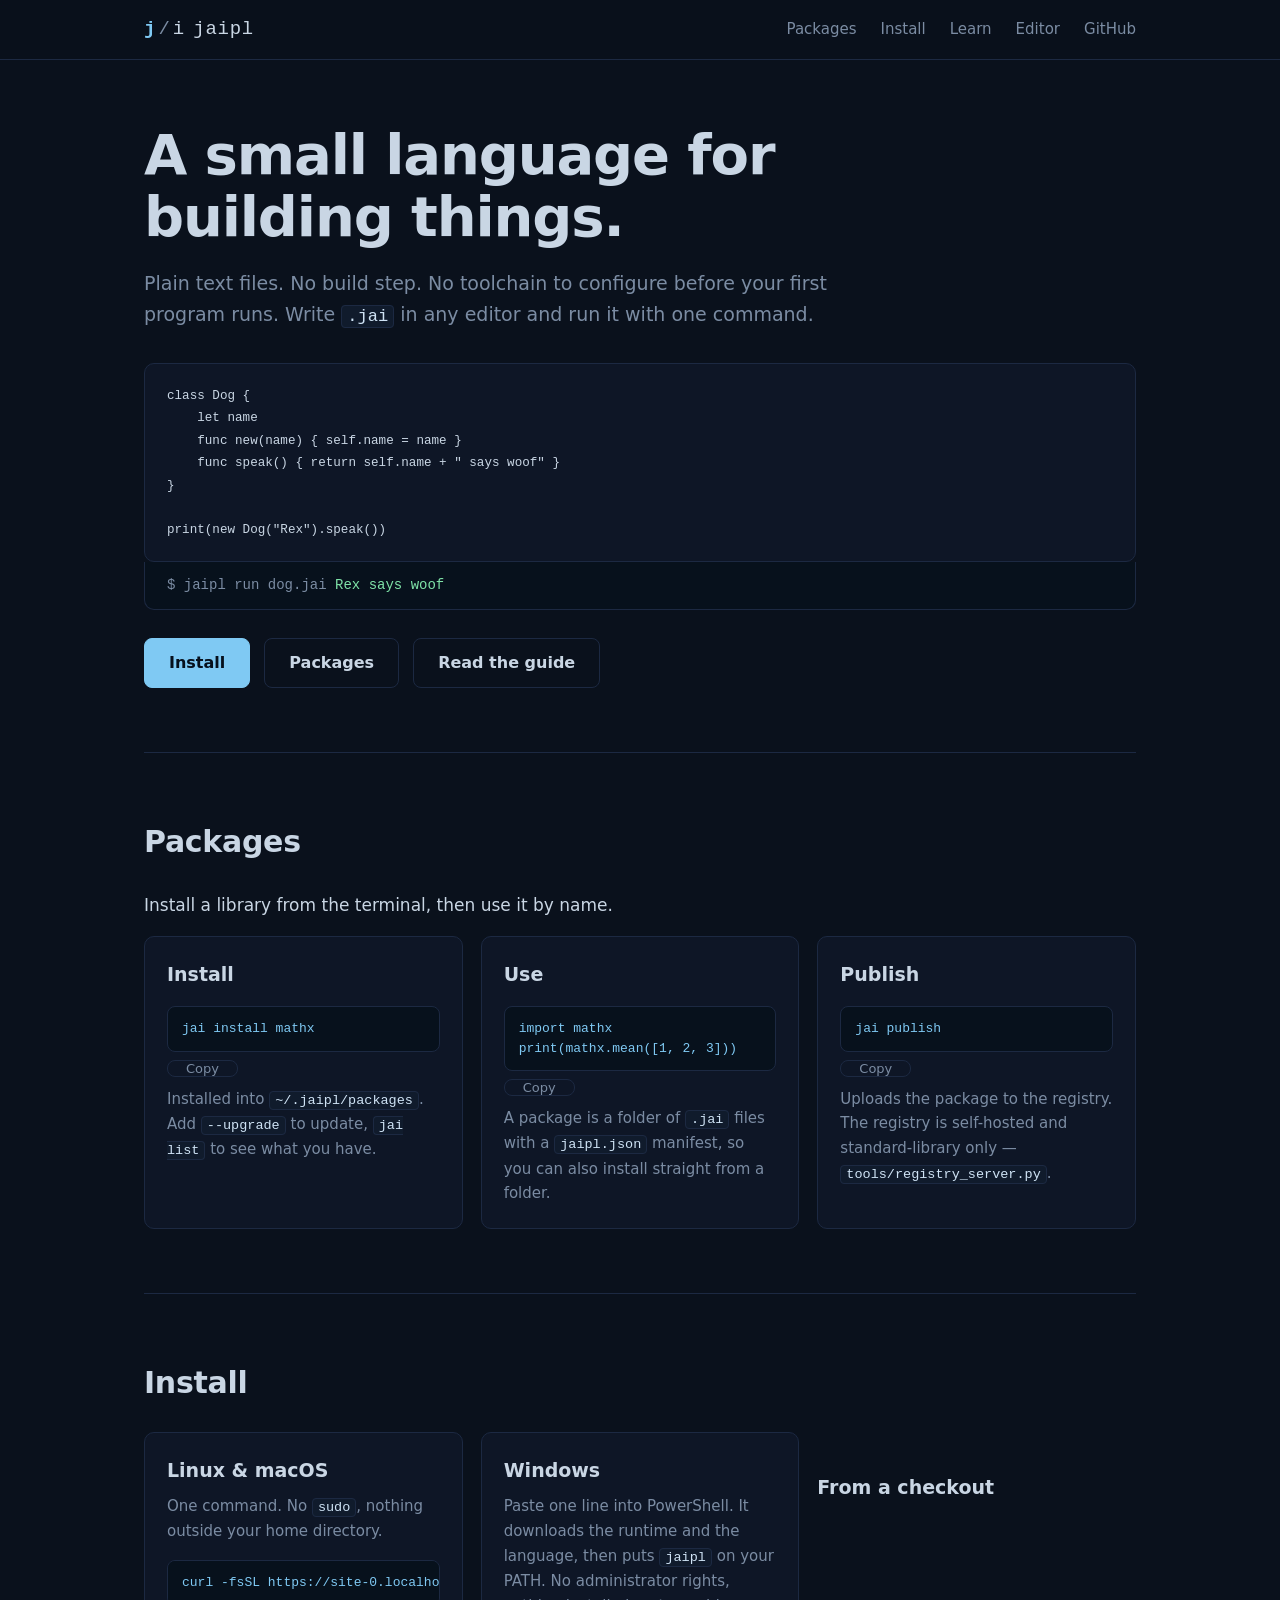
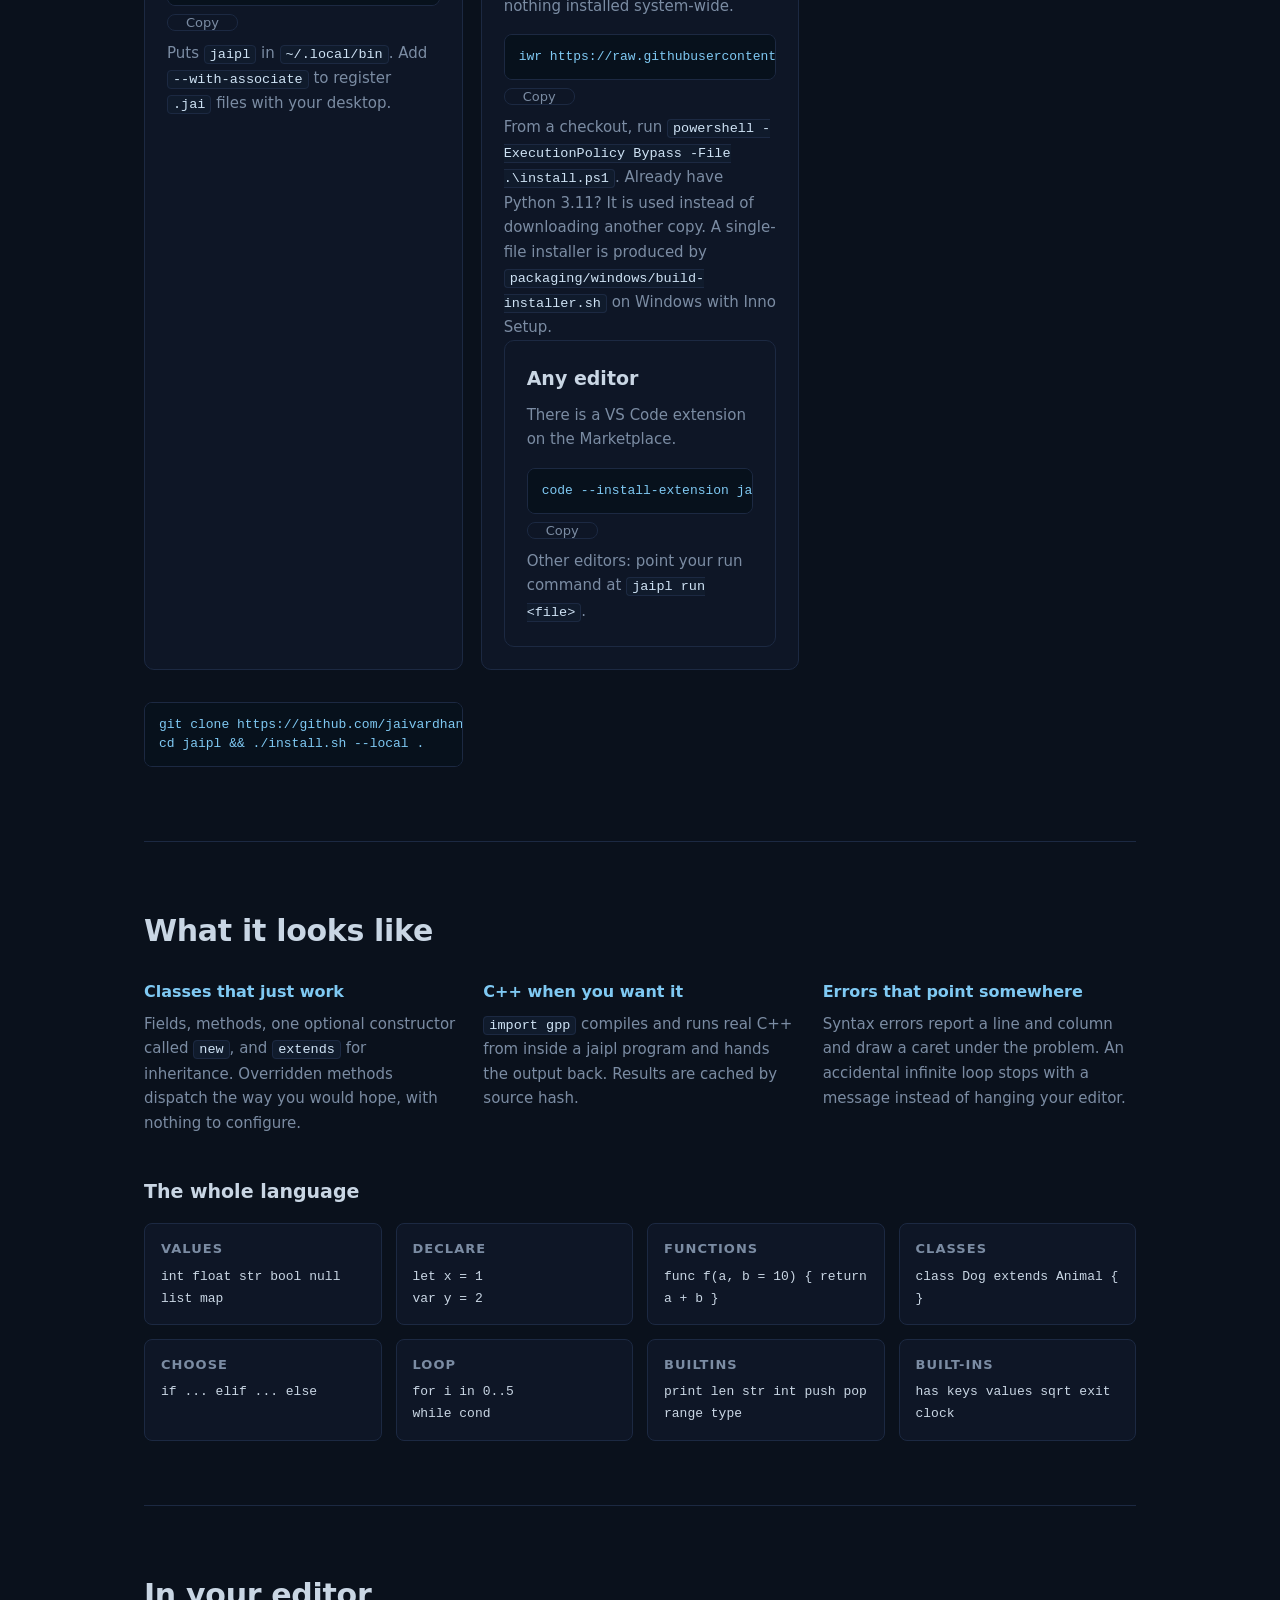
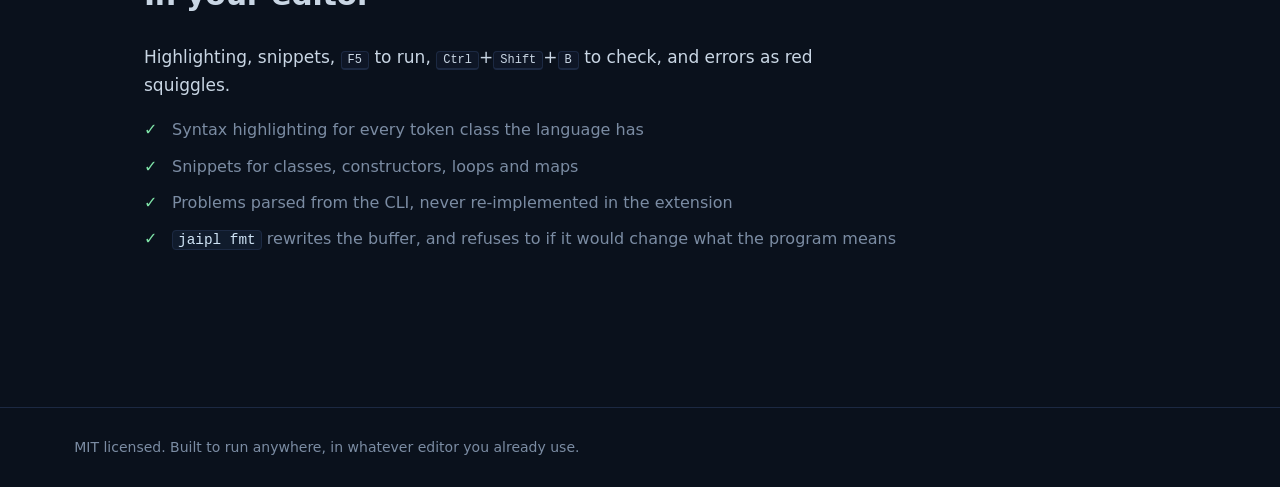
<file: jaipl-site/index.html>
<!DOCTYPE html>
<html lang="en">
<head>
<meta charset="utf-8">
<meta name="viewport" content="width=device-width, initial-scale=1">
<title>jaipl — a small language for building things</title>
<meta name="description" content="jaipl is a small language that runs in any editor. Install with one command on Linux and macOS, or download the installer for Windows.">
<link rel="stylesheet" href="style.css">
</head>
<body>
<header>
  <nav>
    <a class="brand" href="#top">
      <span class="mark">j</span><span class="slash">/</span><span>i</span>
      <span class="word">jaipl</span>
    </a>
    <div class="links">
      <a href="#packages">Packages</a>
      <a href="#install">Install</a>
      <a href="#learn">Learn</a>
      <a href="#editor">Editor</a>
      <a href="https://github.com/jaivardhanpandey66-create/jaipl">GitHub</a>
    </div>
  </nav>
</header>

<main id="top">
  <section class="hero">
    <h1>A small language for<br>building things.</h1>
    <p class="lede">
      Plain text files. No build step. No toolchain to configure before your
      first program runs. Write <code>.jai</code> in any editor and run it with
      one command.
    </p>

    <pre class="sample"><code>class Dog {
    let name
    func new(name) { self.name = name }
    func speak() { return self.name + " says woof" }
}

print(new Dog("Rex").speak())</code></pre>

    <div class="out">$ jaipl run dog.jai
<span class="good">Rex says woof</span></div>

    <div class="cta">
      <a class="btn" href="#install">Install</a>
      <a class="btn ghost" href="#packages">Packages</a>
      <a class="btn ghost" href="#learn">Read the guide</a>
    </div>
  </section>

  <section id="packages">
    <h2>Packages</h2>
    <p>Install a library from the terminal, then use it by name.</p>
    <div class="cards">
      <div class="card">
        <h3>Install</h3>
        <div class="cmdrow">
          <code class="cmd" id="pkg-install">jai install mathx</code>
          <button class="copy" data-target="pkg-install">Copy</button>
        </div>
        <p class="fine">Installed into <code>~/.jaipl/packages</code>. Add
        <code>--upgrade</code> to update, <code>jai list</code> to see what you
        have.</p>
      </div>
      <div class="card">
        <h3>Use</h3>
        <div class="cmdrow">
          <code class="cmd" id="pkg-use">import mathx
print(mathx.mean([1, 2, 3]))</code>
          <button class="copy" data-target="pkg-use">Copy</button>
        </div>
        <p class="fine">A package is a folder of <code>.jai</code> files with a
        <code>jaipl.json</code> manifest, so you can also install straight from
        a folder.</p>
      </div>
      <div class="card">
        <h3>Publish</h3>
        <div class="cmdrow">
          <code class="cmd" id="pkg-pub">jai publish</code>
          <button class="copy" data-target="pkg-pub">Copy</button>
        </div>
        <p class="fine">Uploads the package to the registry. The registry is
        self-hosted and standard-library only &mdash;
        <code>tools/registry_server.py</code>.</p>
      </div>
    </div>
  </section>

  <section id="install">
    <h2>Install</h2>

    <div class="cards">
      <div class="card">
        <h3>Linux &amp; macOS</h3>
        <p>One command. No <code>sudo</code>, nothing outside your home directory.</p>
        <div class="cmdrow">
          <code class="cmd" id="macos-cmd">curl -fsSL https://<span id="site-host">jaivardhanpandey66-create.github.io/jaipl</span>/install.sh | sh</code>
          <button class="copy" data-target="macos-cmd">Copy</button>
        </div>
        <p class="fine">Puts <code>jaipl</code> in <code>~/.local/bin</code>. Add
        <code>--with-associate</code> to register <code>.jai</code> files with
        your desktop.</p>
      </div>

      <div class="card">
        <h3>Windows</h3>
        <p>Paste one line into PowerShell. It downloads the runtime and the
        language, then puts <code>jaipl</code> on your PATH. No administrator
        rights, nothing installed system-wide.</p>
        <div class="cmdrow">
          <code class="cmd" id="win-cmd">iwr https://raw.githubusercontent.com/jaivardhanpandey66-create/jaipl/main/install.ps1 -useb | iex</code>
          <button class="copy" data-target="win-cmd">Copy</button>
        </div>
        <p class="fine">From a checkout, run
        <code>powershell -ExecutionPolicy Bypass -File .\install.ps1</code>.
        Already have Python 3.11? It is used instead of downloading another
        copy. A single-file installer is produced by
        <code>packaging/windows/build-installer.sh</code> on Windows with
        Inno Setup.</p>

      <div class="card">
        <h3>Any editor</h3>
        <p>There is a VS Code extension on the Marketplace.</p>
        <div class="cmdrow">
          <code class="cmd">code --install-extension jaipl.jaipl</code>
          <button class="copy" data-target="">Copy</button>
        </div>
        <p class="fine">Other editors: point your run command at
        <code>jaipl run &lt;file&gt;</code>.</p>
      </div>
    </div>

    <h3 class="sub">From a checkout</h3>
    <div class="cmdrow">
      <code class="cmd">git clone https://github.com/jaivardhanpandey66-create/jaipl
cd jaipl &amp;&amp; ./install.sh --local .</code>
    </div>
  </section>

  <section id="learn">
    <h2>What it looks like</h2>
    <div class="cols">
      <div>
        <h4>Classes that just work</h4>
        <p>Fields, methods, one optional constructor called <code>new</code>,
        and <code>extends</code> for inheritance. Overridden methods dispatch
        the way you would hope, with nothing to configure.</p>
      </div>
      <div>
        <h4>C++ when you want it</h4>
        <p><code>import gpp</code> compiles and runs real C++ from inside a
        jaipl program and hands the output back. Results are cached by source
        hash.</p>
      </div>
      <div>
        <h4>Errors that point somewhere</h4>
        <p>Syntax errors report a line and column and draw a caret under the
        problem. An accidental infinite loop stops with a message instead of
        hanging your editor.</p>
      </div>
    </div>

    <h3 class="sub">The whole language</h3>
    <div class="grid">
      <div><h5>Values</h5><code>int float str bool null list map</code></div>
      <div><h5>Declare</h5><code>let x = 1<br>var y = 2</code></div>
      <div><h5>Functions</h5><code>func f(a, b = 10) { return a + b }</code></div>
      <div><h5>Classes</h5><code>class Dog extends Animal { }</code></div>
      <div><h5>Choose</h5><code>if ... elif ... else</code></div>
      <div><h5>Loop</h5><code>for i in 0..5<br>while cond</code></div>
      <div><h5>Builtins</h5><code>print len str int push pop range type</code></div>
      <div><h5>Built-ins</h5><code>has keys values sqrt exit clock</code></div>
    </div>
  </section>

  <section id="editor">
    <h2>In your editor</h2>
    <p>Highlighting, snippets, <kbd>F5</kbd> to run, <kbd>Ctrl</kbd>+<kbd>Shift</kbd>+<kbd>B</kbd> to
    check, and errors as red squiggles.</p>
    <ul class="ticks">
      <li>Syntax highlighting for every token class the language has</li>
      <li>Snippets for classes, constructors, loops and maps</li>
      <li>Problems parsed from the CLI, never re-implemented in the extension</li>
      <li><code>jaipl fmt</code> rewrites the buffer, and refuses to if it
      would change what the program means</li>
    </ul>
  </section>
</main>

<footer>
  <p>MIT licensed. Built to run anywhere, in whatever editor you already use.</p>
</footer>

<script>
document.querySelectorAll('.copy').forEach(function (btn) {
  btn.addEventListener('click', function () {
    var box = document.getElementById(btn.dataset.target);
    if (!box) return;
    var text = (box.innerText || box.textContent).trim();
    navigator.clipboard.writeText(text).then(function () {
      var old = btn.textContent;
      btn.textContent = 'Copied';
      setTimeout(function () { btn.textContent = old; }, 1200);
    });
  });
});
</script>
  <script>
    // The installer has to be fetched by absolute URL, so build it from
    // whichever host is serving the page. GitHub Pages puts the site in a
    // /jaipl sub-path; Netlify and other hosts serve it at the root.
    (function () {
      var el = document.getElementById('site-host');
      if (!el || !window.location.host) return;
      var host = window.location.host;
      el.textContent = host.indexOf('github.io') !== -1 ? host + '/jaipl' : host;
    })();
  </script>
</body>
</html>
</file>
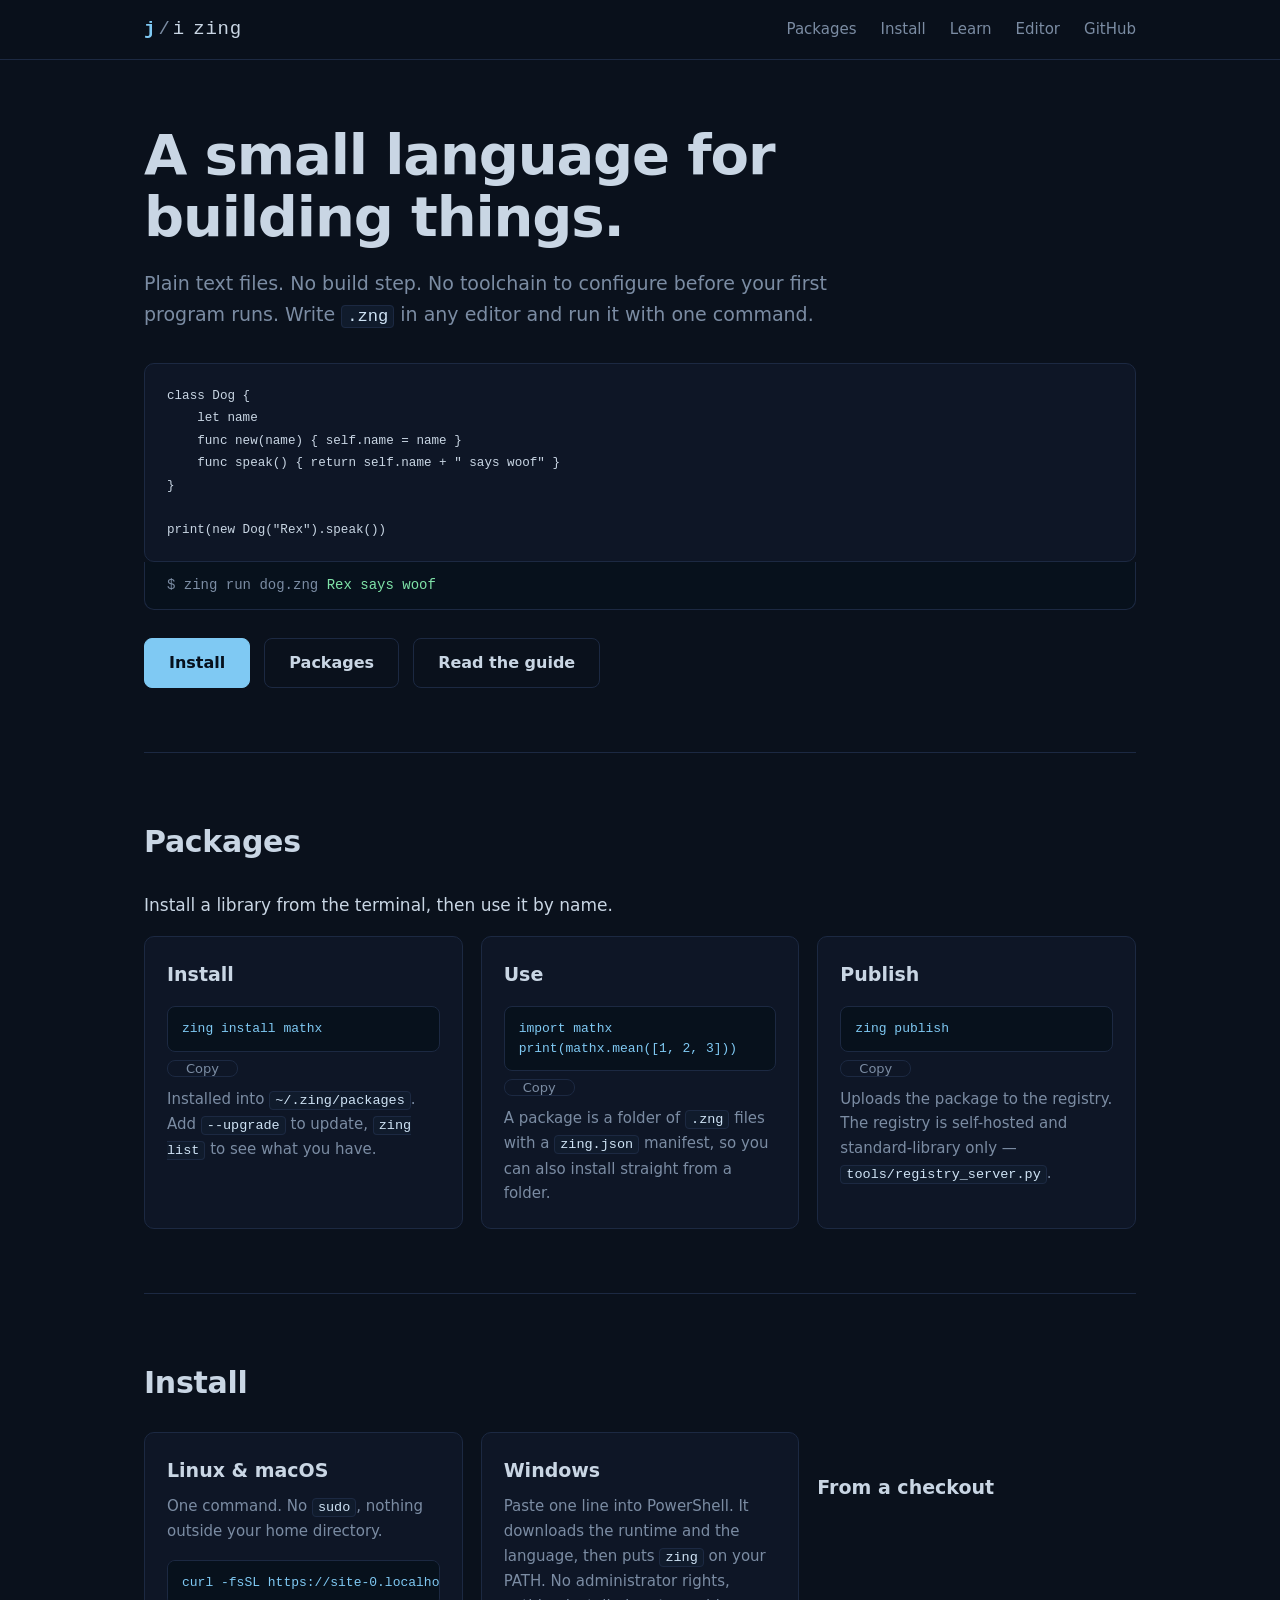
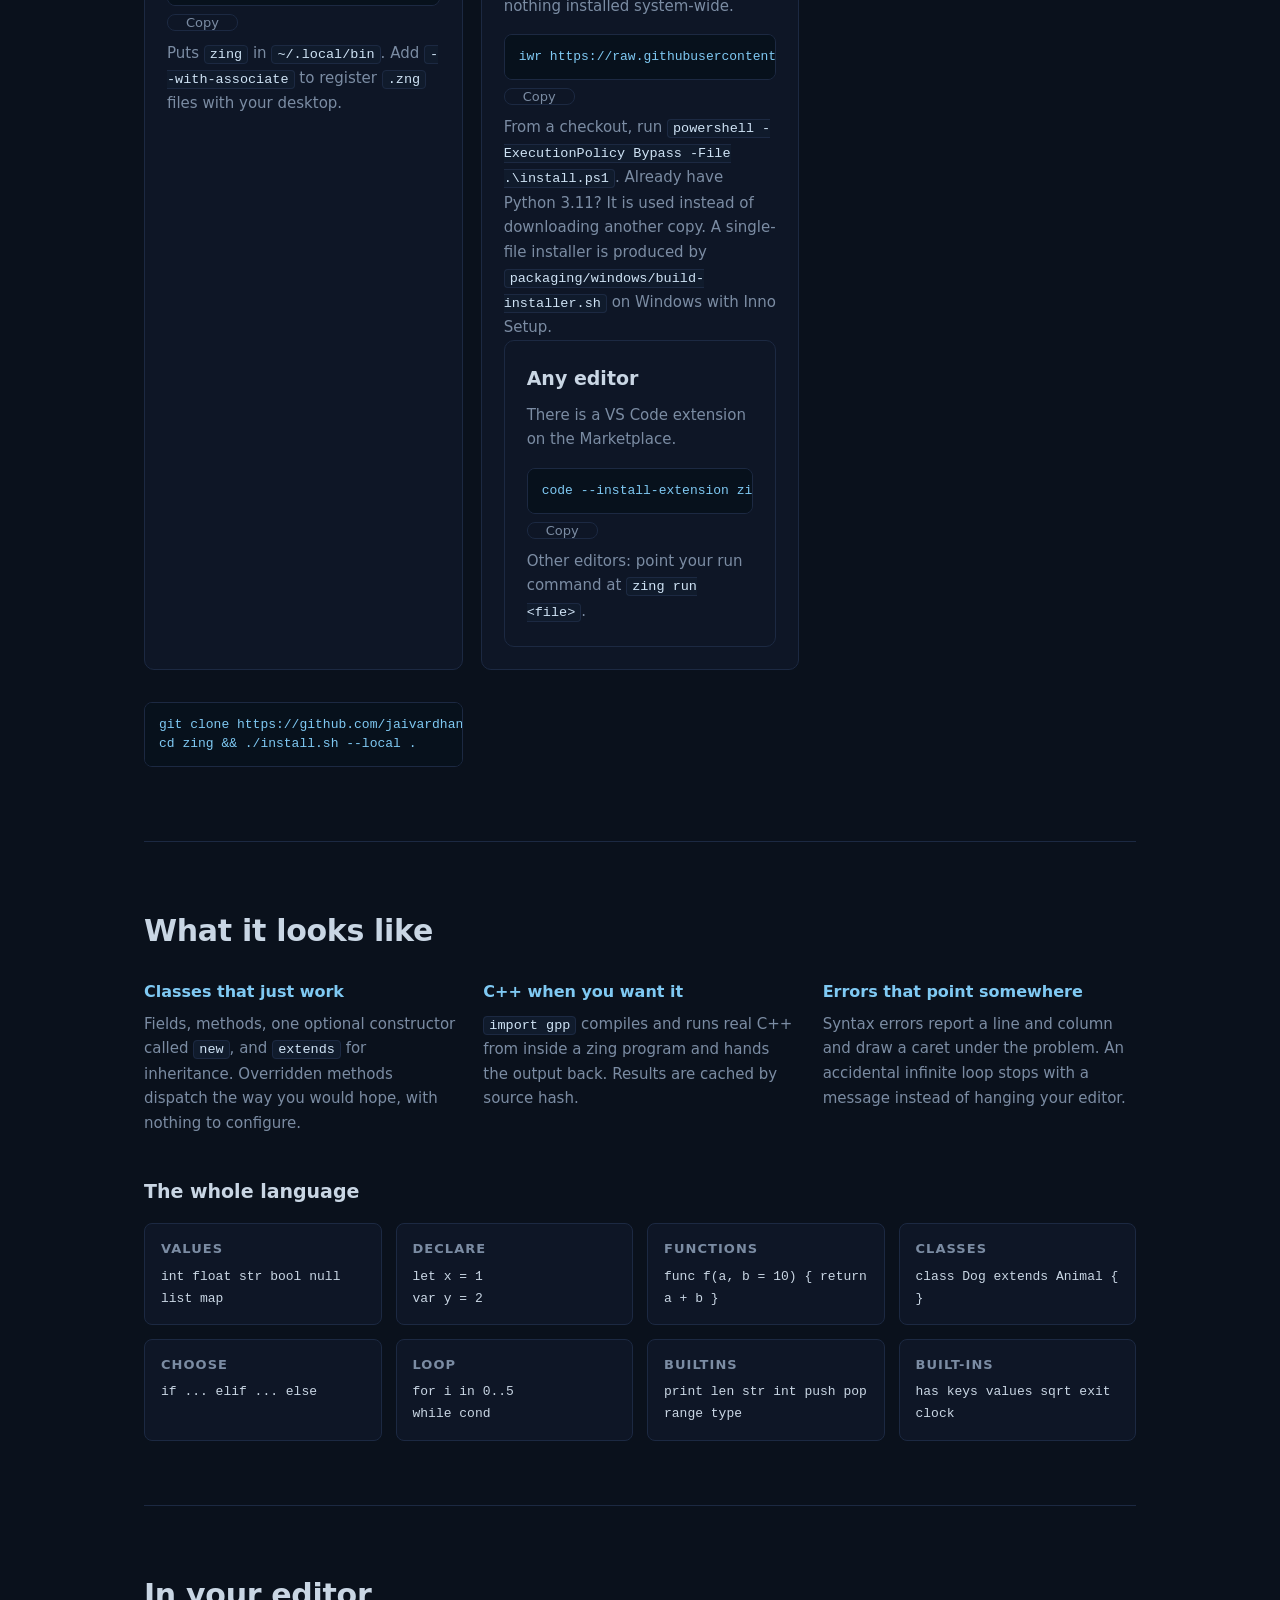
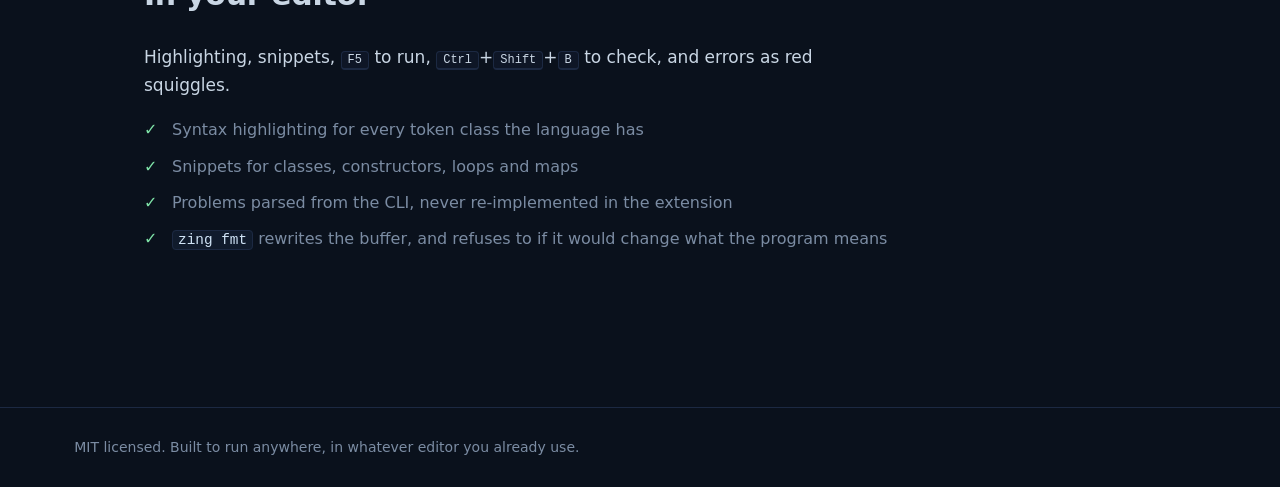
<file: zaipl-site/index.html>
<!DOCTYPE html>
<html lang="en">
<head>
  <link rel="icon" type="image/png" href="zing.png">
<meta charset="utf-8">
<meta name="viewport" content="width=device-width, initial-scale=1">
<title>zing — a small language for building things</title>
<meta name="description" content="zing is a small language that runs in any editor. Install with one command on Linux and macOS, or download the installer for Windows.">
<link rel="stylesheet" href="style.css">
</head>
<body>
<header>
  <nav>
    <a class="brand" href="#top">
      <span class="mark">j</span><span class="slash">/</span><span>i</span>
      <span class="word">zing</span>
    </a>
    <div class="links">
      <a href="#packages">Packages</a>
      <a href="#install">Install</a>
      <a href="#learn">Learn</a>
      <a href="#editor">Editor</a>
      <a href="https://github.com/jaivardhanpandey66-create/zing">GitHub</a>
    </div>
  </nav>
</header>

<main id="top">
  <section class="hero">
    <h1>A small language for<br>building things.</h1>
    <p class="lede">
      Plain text files. No build step. No toolchain to configure before your
      first program runs. Write <code>.zng</code> in any editor and run it with
      one command.
    </p>

    <pre class="sample"><code>class Dog {
    let name
    func new(name) { self.name = name }
    func speak() { return self.name + " says woof" }
}

print(new Dog("Rex").speak())</code></pre>

    <div class="out">$ zing run dog.zng
<span class="good">Rex says woof</span></div>

    <div class="cta">
      <a class="btn" href="#install">Install</a>
      <a class="btn ghost" href="#packages">Packages</a>
      <a class="btn ghost" href="#learn">Read the guide</a>
    </div>
  </section>

  <section id="packages">
    <h2>Packages</h2>
    <p>Install a library from the terminal, then use it by name.</p>
    <div class="cards">
      <div class="card">
        <h3>Install</h3>
        <div class="cmdrow">
          <code class="cmd" id="pkg-install">zing install mathx</code>
          <button class="copy" data-target="pkg-install">Copy</button>
        </div>
        <p class="fine">Installed into <code>~/.zing/packages</code>. Add
        <code>--upgrade</code> to update, <code>zing list</code> to see what you
        have.</p>
      </div>
      <div class="card">
        <h3>Use</h3>
        <div class="cmdrow">
          <code class="cmd" id="pkg-use">import mathx
print(mathx.mean([1, 2, 3]))</code>
          <button class="copy" data-target="pkg-use">Copy</button>
        </div>
        <p class="fine">A package is a folder of <code>.zng</code> files with a
        <code>zing.json</code> manifest, so you can also install straight from
        a folder.</p>
      </div>
      <div class="card">
        <h3>Publish</h3>
        <div class="cmdrow">
          <code class="cmd" id="pkg-pub">zing publish</code>
          <button class="copy" data-target="pkg-pub">Copy</button>
        </div>
        <p class="fine">Uploads the package to the registry. The registry is
        self-hosted and standard-library only &mdash;
        <code>tools/registry_server.py</code>.</p>
      </div>
    </div>
  </section>

  <section id="install">
    <h2>Install</h2>

    <div class="cards">
      <div class="card">
        <h3>Linux &amp; macOS</h3>
        <p>One command. No <code>sudo</code>, nothing outside your home directory.</p>
        <div class="cmdrow">
          <code class="cmd" id="macos-cmd">curl -fsSL https://<span id="site-host">jaivardhanpandey66-create.github.io/zing</span>/install.sh | sh</code>
          <button class="copy" data-target="macos-cmd">Copy</button>
        </div>
        <p class="fine">Puts <code>zing</code> in <code>~/.local/bin</code>. Add
        <code>--with-associate</code> to register <code>.zng</code> files with
        your desktop.</p>
      </div>

      <div class="card">
        <h3>Windows</h3>
        <p>Paste one line into PowerShell. It downloads the runtime and the
        language, then puts <code>zing</code> on your PATH. No administrator
        rights, nothing installed system-wide.</p>
        <div class="cmdrow">
          <code class="cmd" id="win-cmd">iwr https://raw.githubusercontent.com/jaivardhanpandey66-create/zing/main/install.ps1 -useb | iex</code>
          <button class="copy" data-target="win-cmd">Copy</button>
        </div>
        <p class="fine">From a checkout, run
        <code>powershell -ExecutionPolicy Bypass -File .\install.ps1</code>.
        Already have Python 3.11? It is used instead of downloading another
        copy. A single-file installer is produced by
        <code>packaging/windows/build-installer.sh</code> on Windows with
        Inno Setup.</p>

      <div class="card">
        <h3>Any editor</h3>
        <p>There is a VS Code extension on the Marketplace.</p>
        <div class="cmdrow">
          <code class="cmd">code --install-extension zing.zing</code>
          <button class="copy" data-target="">Copy</button>
        </div>
        <p class="fine">Other editors: point your run command at
        <code>zing run &lt;file&gt;</code>.</p>
      </div>
    </div>

    <h3 class="sub">From a checkout</h3>
    <div class="cmdrow">
      <code class="cmd">git clone https://github.com/jaivardhanpandey66-create/zing
cd zing &amp;&amp; ./install.sh --local .</code>
    </div>
  </section>

  <section id="learn">
    <h2>What it looks like</h2>
    <div class="cols">
      <div>
        <h4>Classes that just work</h4>
        <p>Fields, methods, one optional constructor called <code>new</code>,
        and <code>extends</code> for inheritance. Overridden methods dispatch
        the way you would hope, with nothing to configure.</p>
      </div>
      <div>
        <h4>C++ when you want it</h4>
        <p><code>import gpp</code> compiles and runs real C++ from inside a
        zing program and hands the output back. Results are cached by source
        hash.</p>
      </div>
      <div>
        <h4>Errors that point somewhere</h4>
        <p>Syntax errors report a line and column and draw a caret under the
        problem. An accidental infinite loop stops with a message instead of
        hanging your editor.</p>
      </div>
    </div>

    <h3 class="sub">The whole language</h3>
    <div class="grid">
      <div><h5>Values</h5><code>int float str bool null list map</code></div>
      <div><h5>Declare</h5><code>let x = 1<br>var y = 2</code></div>
      <div><h5>Functions</h5><code>func f(a, b = 10) { return a + b }</code></div>
      <div><h5>Classes</h5><code>class Dog extends Animal { }</code></div>
      <div><h5>Choose</h5><code>if ... elif ... else</code></div>
      <div><h5>Loop</h5><code>for i in 0..5<br>while cond</code></div>
      <div><h5>Builtins</h5><code>print len str int push pop range type</code></div>
      <div><h5>Built-ins</h5><code>has keys values sqrt exit clock</code></div>
    </div>
  </section>

  <section id="editor">
    <h2>In your editor</h2>
    <p>Highlighting, snippets, <kbd>F5</kbd> to run, <kbd>Ctrl</kbd>+<kbd>Shift</kbd>+<kbd>B</kbd> to
    check, and errors as red squiggles.</p>
    <ul class="ticks">
      <li>Syntax highlighting for every token class the language has</li>
      <li>Snippets for classes, constructors, loops and maps</li>
      <li>Problems parsed from the CLI, never re-implemented in the extension</li>
      <li><code>zing fmt</code> rewrites the buffer, and refuses to if it
      would change what the program means</li>
    </ul>
  </section>
</main>

<footer>
  <p>MIT licensed. Built to run anywhere, in whatever editor you already use.</p>
</footer>

<script>
document.querySelectorAll('.copy').forEach(function (btn) {
  btn.addEventListener('click', function () {
    var box = document.getElementById(btn.dataset.target);
    if (!box) return;
    var text = (box.innerText || box.textContent).trim();
    navigator.clipboard.writeText(text).then(function () {
      var old = btn.textContent;
      btn.textContent = 'Copied';
      setTimeout(function () { btn.textContent = old; }, 1200);
    });
  });
});
</script>
  <script>
    // The installer has to be fetched by absolute URL, so build it from
    // whichever host is serving the page. GitHub Pages puts the site in a
    // /zing sub-path; Netlify and other hosts serve it at the root.
    (function () {
      var el = document.getElementById('site-host');
      if (!el || !window.location.host) return;
      var host = window.location.host;
      el.textContent = host.indexOf('github.io') !== -1 ? host + '/zing' : host;
    })();
  </script>
</body>
</html>
</file>
<file: jaipl-site/style.css>
:root {
  --bg: #0A111C;
  --panel: #0E1626;
  --line: #1C2942;
  --text: #C9D6E4;
  --dim: #7B8CA3;
  --accent: #7FC9F3;
  --good: #7FE3A8;
  --mono: ui-monospace, SFMono-Regular, "SF Mono", Menlo, Consolas,
          "Liberation Mono", monospace;
  --sans: system-ui, -apple-system, "Segoe UI", Roboto, "Helvetica Neue",
          Arial, sans-serif;
}

* { box-sizing: border-box; }

html { scroll-behavior: smooth; }

body {
  margin: 0;
  background: var(--bg);
  color: var(--text);
  font-family: var(--sans);
  font-size: 17px;
  line-height: 1.65;
}

/* ---- header ---- */
header {
  position: sticky;
  top: 0;
  z-index: 10;
  background: rgba(10, 17, 28, 0.85);
  backdrop-filter: blur(10px);
  border-bottom: 1px solid var(--line);
}
nav {
  max-width: 1040px;
  margin: 0 auto;
  padding: 14px 24px;
  display: flex;
  align-items: center;
  justify-content: space-between;
  gap: 20px;
}
.brand {
  font-family: var(--mono);
  font-size: 19px;
  text-decoration: none;
  color: var(--text);
  display: flex;
  align-items: baseline;
  gap: 1px;
}
.brand .mark { color: var(--accent); font-weight: 700; }
.brand .slash { color: var(--dim); margin: 0 2px; }
.brand .word { margin-left: 8px; letter-spacing: 0.04em; }
.links { display: flex; gap: 24px; }
.links a {
  color: var(--dim);
  text-decoration: none;
  font-size: 15px;
}
.links a:hover { color: var(--accent); }

/* ---- layout ---- */
main { max-width: 1040px; margin: 0 auto; padding: 0 24px 80px; }
section { padding: 64px 0; border-bottom: 1px solid var(--line); }
section:last-of-type { border-bottom: none; }

h1 {
  font-size: clamp(34px, 6vw, 56px);
  line-height: 1.1;
  margin: 0 0 20px;
  font-weight: 700;
  letter-spacing: -0.02em;
}
h2 { font-size: 30px; margin: 0 0 24px; letter-spacing: -0.01em; }
h3 { font-size: 19px; margin: 0 0 8px; }
h3.sub { margin-top: 40px; }
h4 { color: var(--accent); margin: 0 0 6px; font-size: 16px; }
h5 { color: var(--dim); margin: 0 0 6px; font-size: 13px;
     text-transform: uppercase; letter-spacing: 0.08em; }

.lede { font-size: 19px; color: var(--dim); max-width: 62ch; margin: 0 0 32px; }
p { max-width: 68ch; }
a { color: var(--accent); }

code {
  font-family: var(--mono);
  font-size: 0.9em;
  background: #101B2C;
  border: 1px solid var(--line);
  border-radius: 4px;
  padding: 1px 5px;
  color: #CFE3F5;
}
kbd {
  font-family: var(--mono);
  font-size: 12px;
  border: 1px solid var(--line);
  border-bottom-width: 2px;
  border-radius: 4px;
  padding: 1px 6px;
  background: var(--panel);
}

/* ---- code blocks ---- */
pre.sample {
  background: var(--panel);
  border: 1px solid var(--line);
  border-radius: 10px;
  padding: 20px 22px;
  overflow-x: auto;
  font-family: var(--mono);
  font-size: 14px;
  line-height: 1.6;
  margin: 0 0 0;
}
pre.sample code { background: none; border: none; padding: 0; color: var(--text); }

.out {
  font-family: var(--mono);
  font-size: 14px;
  background: #07111C;
  border: 1px solid var(--line);
  border-top: none;
  border-radius: 0 0 10px 10px;
  margin: 0 0 28px;
  padding: 12px 22px;
  color: var(--dim);
}
.out .good { color: var(--good); }

/* ---- buttons ---- */
.cta { display: flex; gap: 14px; flex-wrap: wrap; margin-top: 8px; }
.btn {
  display: inline-block;
  background: var(--accent);
  color: #06101C;
  font-weight: 650;
  font-size: 16px;
  text-decoration: none;
  padding: 11px 24px;
  border-radius: 8px;
  border: 1px solid var(--accent);
}
.btn:hover { filter: brightness(1.08); }
.btn.ghost {
  background: transparent;
  color: var(--text);
  border-color: var(--line);
}
.btn.small { font-size: 14px; padding: 9px 16px; font-weight: 550; }
.btn code { background: none; border: none; color: inherit; padding: 0; }

/* ---- command rows ---- */
.cmdrow {
  display: flex;
  align-items: stretch;
  gap: 8px;
  margin: 14px 0 10px;
  flex-wrap: wrap;
}
.cmd {
  flex: 1 1 320px;
  display: block;
  background: #07111C;
  border: 1px solid var(--line);
  border-radius: 8px;
  padding: 12px 14px;
  font-family: var(--mono);
  font-size: 13px;
  color: var(--accent);
  overflow-x: auto;
  white-space: pre;
  line-height: 1.5;
}
button.copy {
  background: var(--panel);
  color: var(--dim);
  border: 1px solid var(--line);
  border-radius: 8px;
  padding: 0 18px;
  font-size: 13px;
  cursor: pointer;
  font-family: var(--sans);
}
button.copy:hover { color: var(--accent); border-color: var(--accent); }
.fine { font-size: 14px; color: var(--dim); margin-top: 8px; }

/* ---- cards ---- */
.cards { display: grid; gap: 18px; grid-template-columns: repeat(auto-fit, minmax(280px, 1fr)); }
.card {
  background: var(--panel);
  border: 1px solid var(--line);
  border-radius: 10px;
  padding: 22px;
}
.card p { font-size: 15px; color: var(--dim); margin: 0; }
.card .cmdrow { margin-top: 16px; }

/* ---- learn ---- */
.cols { display: grid; gap: 26px; grid-template-columns: repeat(auto-fit, minmax(250px, 1fr)); }
.cols p { font-size: 15px; color: var(--dim); margin: 0; }

.grid {
  display: grid;
  gap: 14px;
  grid-template-columns: repeat(auto-fit, minmax(230px, 1fr));
  margin-top: 16px;
}
.grid > div {
  background: var(--panel);
  border: 1px solid var(--line);
  border-radius: 8px;
  padding: 14px 16px;
}
.grid code {
  display: block;
  background: none;
  border: none;
  padding: 0;
  color: var(--text);
  font-size: 13px;
  line-height: 1.7;
}

/* ---- ticks ---- */
.ticks { list-style: none; padding: 0; margin: 18px 0 0; }
.ticks li {
  position: relative;
  padding-left: 28px;
  margin-bottom: 10px;
  color: var(--dim);
  font-size: 16px;
}
.ticks li::before {
  content: "\2713";
  position: absolute;
  left: 0;
  color: var(--good);
  font-weight: 700;
}

footer {
  border-top: 1px solid var(--line);
  padding: 28px 24px;
  text-align: center;
  color: var(--dim);
  font-size: 14px;
}
footer p { margin: 0; }

@media (max-width: 620px) {
  .links { display: none; }
  section { padding: 44px 0; }
}
</file>
<file: zaipl-site/style.css>
:root {
  --bg: #0A111C;
  --panel: #0E1626;
  --line: #1C2942;
  --text: #C9D6E4;
  --dim: #7B8CA3;
  --accent: #7FC9F3;
  --good: #7FE3A8;
  --mono: ui-monospace, SFMono-Regular, "SF Mono", Menlo, Consolas,
          "Liberation Mono", monospace;
  --sans: system-ui, -apple-system, "Segoe UI", Roboto, "Helvetica Neue",
          Arial, sans-serif;
}

* { box-sizing: border-box; }

html { scroll-behavior: smooth; }

body {
  margin: 0;
  background: var(--bg);
  color: var(--text);
  font-family: var(--sans);
  font-size: 17px;
  line-height: 1.65;
}

/* ---- header ---- */
header {
  position: sticky;
  top: 0;
  z-index: 10;
  background: rgba(10, 17, 28, 0.85);
  backdrop-filter: blur(10px);
  border-bottom: 1px solid var(--line);
}
nav {
  max-width: 1040px;
  margin: 0 auto;
  padding: 14px 24px;
  display: flex;
  align-items: center;
  justify-content: space-between;
  gap: 20px;
}
.brand {
  font-family: var(--mono);
  font-size: 19px;
  text-decoration: none;
  color: var(--text);
  display: flex;
  align-items: baseline;
  gap: 1px;
}
.brand .mark { color: var(--accent); font-weight: 700; }
.brand .slash { color: var(--dim); margin: 0 2px; }
.brand .word { margin-left: 8px; letter-spacing: 0.04em; }
.links { display: flex; gap: 24px; }
.links a {
  color: var(--dim);
  text-decoration: none;
  font-size: 15px;
}
.links a:hover { color: var(--accent); }

/* ---- layout ---- */
main { max-width: 1040px; margin: 0 auto; padding: 0 24px 80px; }
section { padding: 64px 0; border-bottom: 1px solid var(--line); }
section:last-of-type { border-bottom: none; }

h1 {
  font-size: clamp(34px, 6vw, 56px);
  line-height: 1.1;
  margin: 0 0 20px;
  font-weight: 700;
  letter-spacing: -0.02em;
}
h2 { font-size: 30px; margin: 0 0 24px; letter-spacing: -0.01em; }
h3 { font-size: 19px; margin: 0 0 8px; }
h3.sub { margin-top: 40px; }
h4 { color: var(--accent); margin: 0 0 6px; font-size: 16px; }
h5 { color: var(--dim); margin: 0 0 6px; font-size: 13px;
     text-transform: uppercase; letter-spacing: 0.08em; }

.lede { font-size: 19px; color: var(--dim); max-width: 62ch; margin: 0 0 32px; }
p { max-width: 68ch; }
a { color: var(--accent); }

code {
  font-family: var(--mono);
  font-size: 0.9em;
  background: #101B2C;
  border: 1px solid var(--line);
  border-radius: 4px;
  padding: 1px 5px;
  color: #CFE3F5;
}
kbd {
  font-family: var(--mono);
  font-size: 12px;
  border: 1px solid var(--line);
  border-bottom-width: 2px;
  border-radius: 4px;
  padding: 1px 6px;
  background: var(--panel);
}

/* ---- code blocks ---- */
pre.sample {
  background: var(--panel);
  border: 1px solid var(--line);
  border-radius: 10px;
  padding: 20px 22px;
  overflow-x: auto;
  font-family: var(--mono);
  font-size: 14px;
  line-height: 1.6;
  margin: 0 0 0;
}
pre.sample code { background: none; border: none; padding: 0; color: var(--text); }

.out {
  font-family: var(--mono);
  font-size: 14px;
  background: #07111C;
  border: 1px solid var(--line);
  border-top: none;
  border-radius: 0 0 10px 10px;
  margin: 0 0 28px;
  padding: 12px 22px;
  color: var(--dim);
}
.out .good { color: var(--good); }

/* ---- buttons ---- */
.cta { display: flex; gap: 14px; flex-wrap: wrap; margin-top: 8px; }
.btn {
  display: inline-block;
  background: var(--accent);
  color: #06101C;
  font-weight: 650;
  font-size: 16px;
  text-decoration: none;
  padding: 11px 24px;
  border-radius: 8px;
  border: 1px solid var(--accent);
}
.btn:hover { filter: brightness(1.08); }
.btn.ghost {
  background: transparent;
  color: var(--text);
  border-color: var(--line);
}
.btn.small { font-size: 14px; padding: 9px 16px; font-weight: 550; }
.btn code { background: none; border: none; color: inherit; padding: 0; }

/* ---- command rows ---- */
.cmdrow {
  display: flex;
  align-items: stretch;
  gap: 8px;
  margin: 14px 0 10px;
  flex-wrap: wrap;
}
.cmd {
  flex: 1 1 320px;
  display: block;
  background: #07111C;
  border: 1px solid var(--line);
  border-radius: 8px;
  padding: 12px 14px;
  font-family: var(--mono);
  font-size: 13px;
  color: var(--accent);
  overflow-x: auto;
  white-space: pre;
  line-height: 1.5;
}
button.copy {
  background: var(--panel);
  color: var(--dim);
  border: 1px solid var(--line);
  border-radius: 8px;
  padding: 0 18px;
  font-size: 13px;
  cursor: pointer;
  font-family: var(--sans);
}
button.copy:hover { color: var(--accent); border-color: var(--accent); }
.fine { font-size: 14px; color: var(--dim); margin-top: 8px; }

/* ---- cards ---- */
.cards { display: grid; gap: 18px; grid-template-columns: repeat(auto-fit, minmax(280px, 1fr)); }
.card {
  background: var(--panel);
  border: 1px solid var(--line);
  border-radius: 10px;
  padding: 22px;
}
.card p { font-size: 15px; color: var(--dim); margin: 0; }
.card .cmdrow { margin-top: 16px; }

/* ---- learn ---- */
.cols { display: grid; gap: 26px; grid-template-columns: repeat(auto-fit, minmax(250px, 1fr)); }
.cols p { font-size: 15px; color: var(--dim); margin: 0; }

.grid {
  display: grid;
  gap: 14px;
  grid-template-columns: repeat(auto-fit, minmax(230px, 1fr));
  margin-top: 16px;
}
.grid > div {
  background: var(--panel);
  border: 1px solid var(--line);
  border-radius: 8px;
  padding: 14px 16px;
}
.grid code {
  display: block;
  background: none;
  border: none;
  padding: 0;
  color: var(--text);
  font-size: 13px;
  line-height: 1.7;
}

/* ---- ticks ---- */
.ticks { list-style: none; padding: 0; margin: 18px 0 0; }
.ticks li {
  position: relative;
  padding-left: 28px;
  margin-bottom: 10px;
  color: var(--dim);
  font-size: 16px;
}
.ticks li::before {
  content: "\2713";
  position: absolute;
  left: 0;
  color: var(--good);
  font-weight: 700;
}

footer {
  border-top: 1px solid var(--line);
  padding: 28px 24px;
  text-align: center;
  color: var(--dim);
  font-size: 14px;
}
footer p { margin: 0; }

@media (max-width: 620px) {
  .links { display: none; }
  section { padding: 44px 0; }
}
</file>
